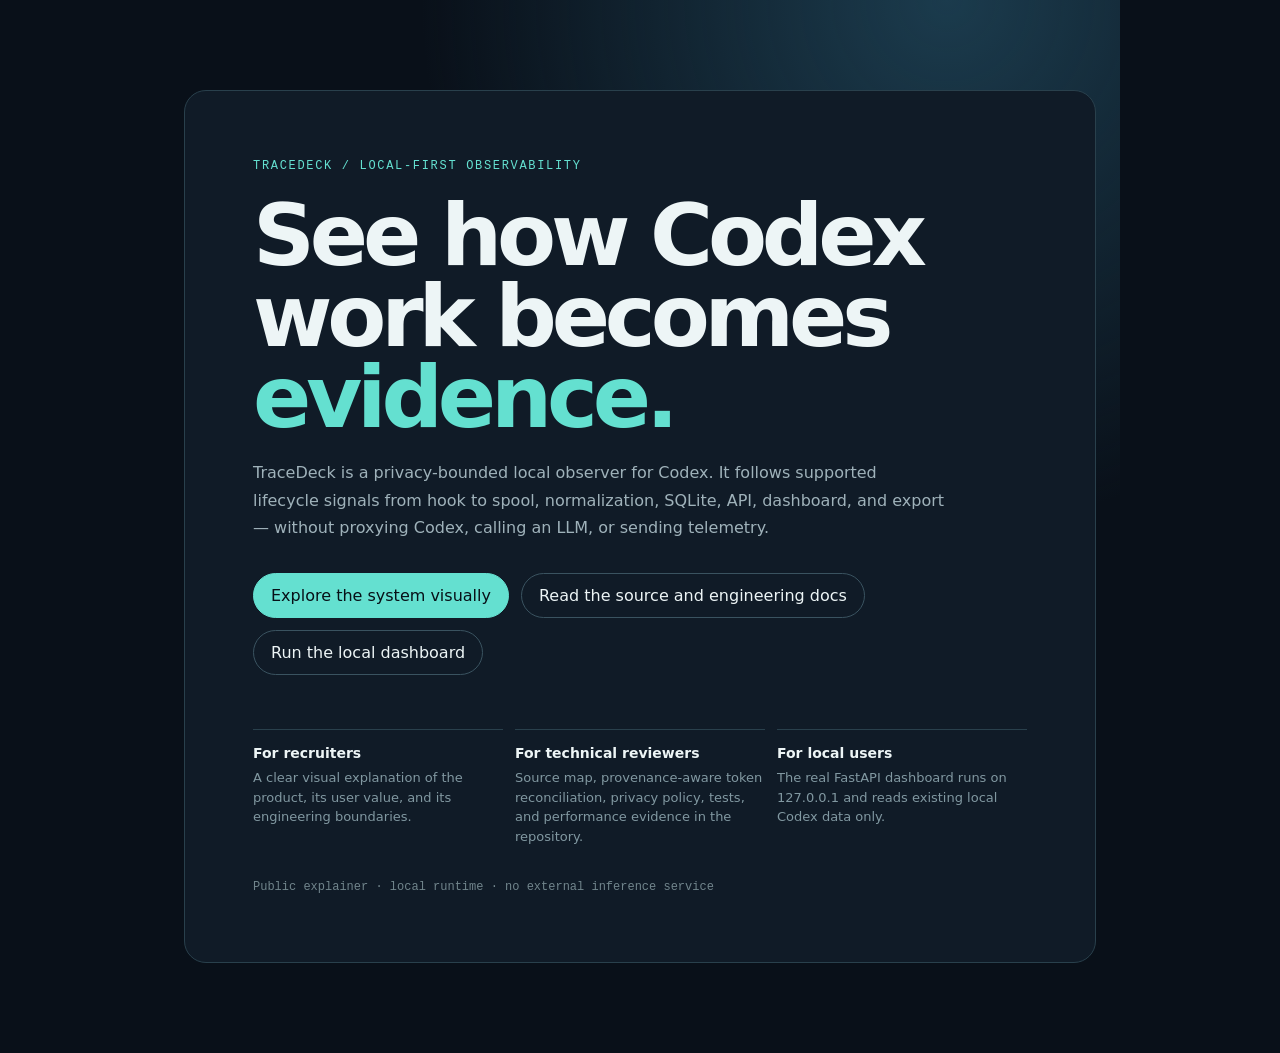
<file: index.html>
<!doctype html>
<html lang="en">
<head>
  <meta charset="utf-8">
  <meta name="viewport" content="width=device-width, initial-scale=1">
  <meta name="description" content="TraceDeck is a local-first observability system for Codex. Explore the architecture, privacy boundaries, and local runtime.">
  <title>TraceDeck — Local-first Codex observability</title>
  <style>
    :root{color-scheme:dark;font-family:system-ui,-apple-system,"Segoe UI",sans-serif;background:#091019;color:#edf5f6}*{box-sizing:border-box}body{max-width:960px;margin:0 auto;padding:10vh 24px;background:radial-gradient(circle at 82% 0,#1b3b4d,transparent 40%),#091019}main{border:1px solid #29404c;border-radius:22px;padding:clamp(28px,6vw,68px);background:#101b27}p{color:#9fb2ba;line-height:1.7;max-width:68ch}.eyebrow{font:12px ui-monospace,SFMono-Regular,Consolas,monospace;letter-spacing:.14em;color:#64e0d0}h1{font-size:clamp(42px,8vw,86px);line-height:.94;letter-spacing:-.06em;max-width:760px;margin:22px 0}.accent{color:#64e0d0}.actions{display:flex;flex-wrap:wrap;gap:12px;margin-top:32px}a{display:inline-block;border:1px solid #3a5360;border-radius:999px;padding:12px 17px;text-decoration:none;color:#edf5f6}a.primary{background:#64e0d0;border-color:#64e0d0;color:#071017}.grid{display:grid;grid-template-columns:repeat(3,1fr);gap:12px;margin-top:54px}.card{border-top:1px solid #29404c;padding-top:15px}.card b{display:block;font-size:14px}.card span{display:block;color:#8198a1;font-size:13px;line-height:1.5;margin-top:7px}small{display:block;color:#71858c;margin-top:34px;font:12px ui-monospace,SFMono-Regular,Consolas,monospace}@media(max-width:680px){.grid{grid-template-columns:1fr}body{padding:5vh 14px}main{padding:30px 22px}}
  </style>
</head>
<body><main>
  <div class="eyebrow">TRACEDECK / LOCAL-FIRST OBSERVABILITY</div>
  <h1>See how Codex work becomes <span class="accent">evidence.</span></h1>
  <p>TraceDeck is a privacy-bounded local observer for Codex. It follows supported lifecycle signals from hook to spool, normalization, SQLite, API, dashboard, and export — without proxying Codex, calling an LLM, or sending telemetry.</p>
  <div class="actions"><a class="primary" href="tracedeck_interactive_explainer.html">Explore the system visually</a><a href="https://github.com/swrtan/TraceDeck">Read the source and engineering docs</a><a href="https://github.com/swrtan/TraceDeck#run">Run the local dashboard</a></div>
  <div class="grid"><div class="card"><b>For recruiters</b><span>A clear visual explanation of the product, its user value, and its engineering boundaries.</span></div><div class="card"><b>For technical reviewers</b><span>Source map, provenance-aware token reconciliation, privacy policy, tests, and performance evidence in the repository.</span></div><div class="card"><b>For local users</b><span>The real FastAPI dashboard runs on 127.0.0.1 and reads existing local Codex data only.</span></div></div>
  <small>Public explainer · local runtime · no external inference service</small>
</main></body>
</html>
</file>
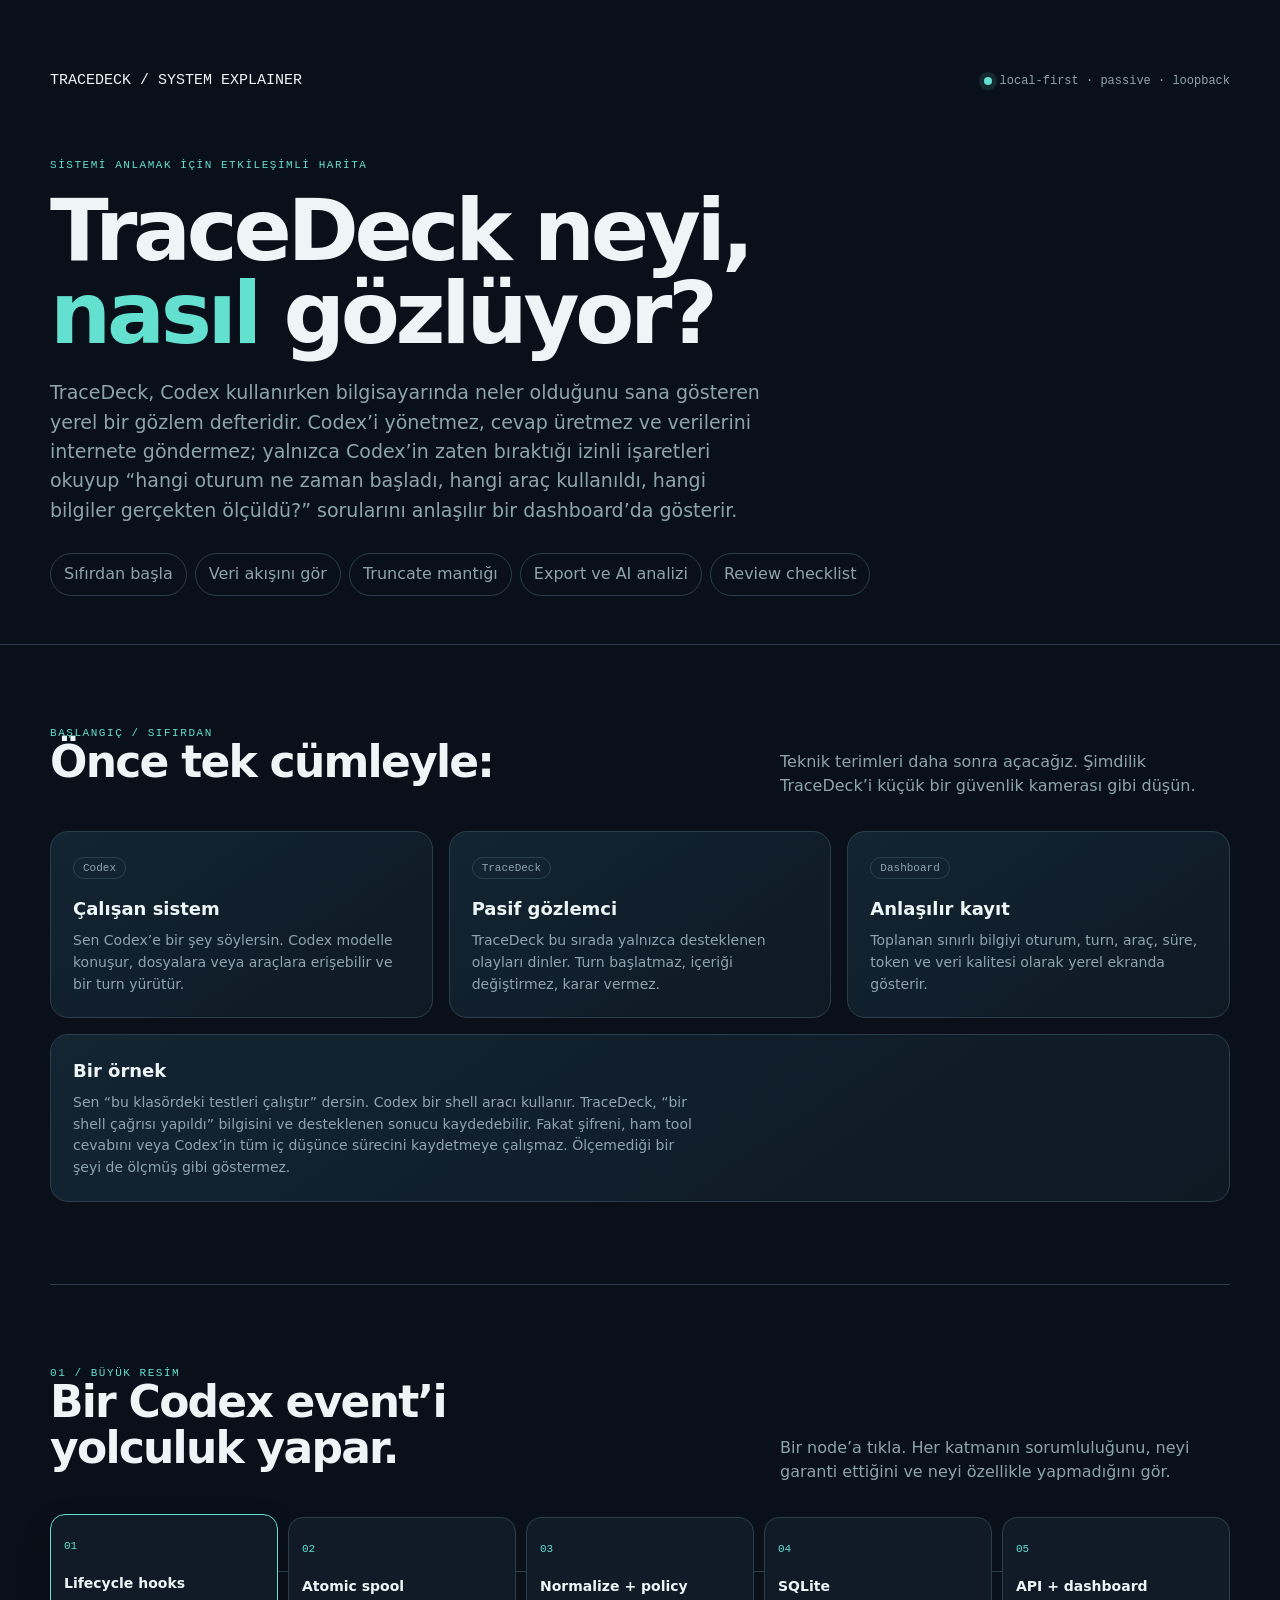
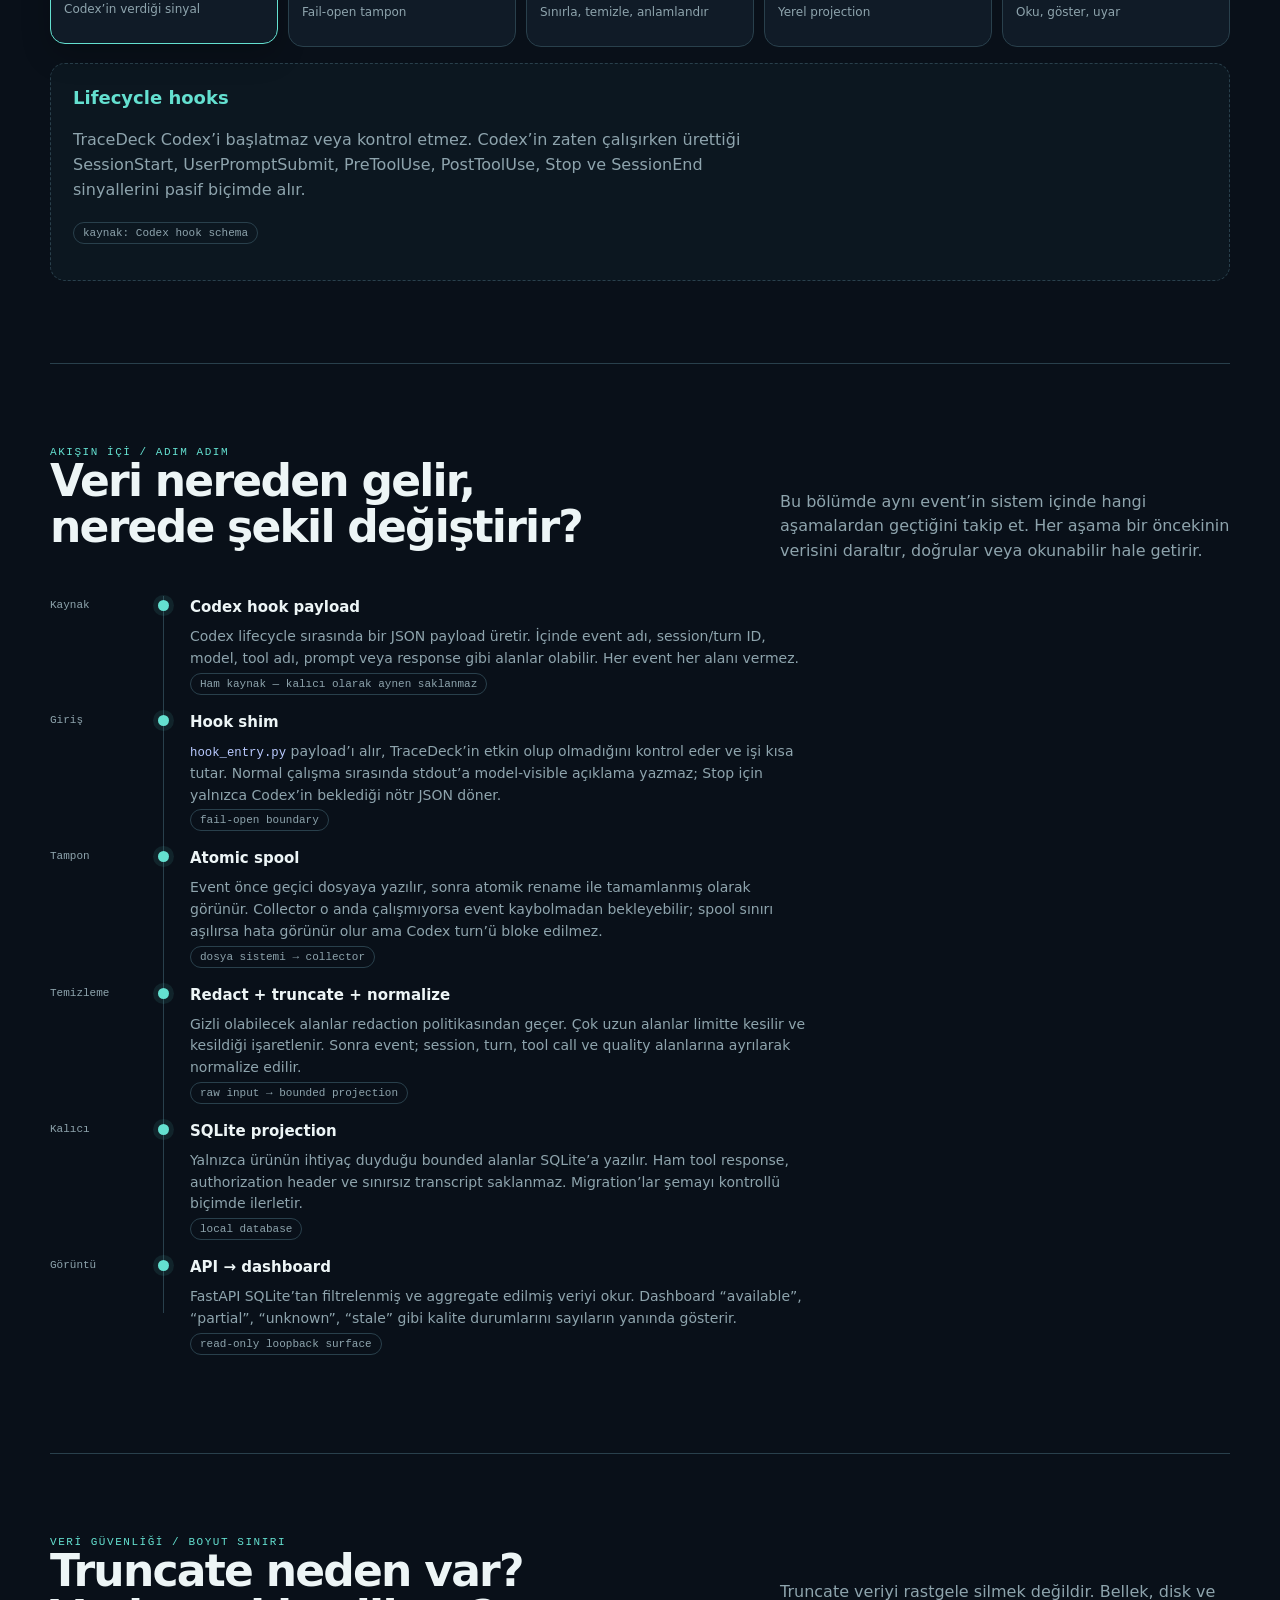
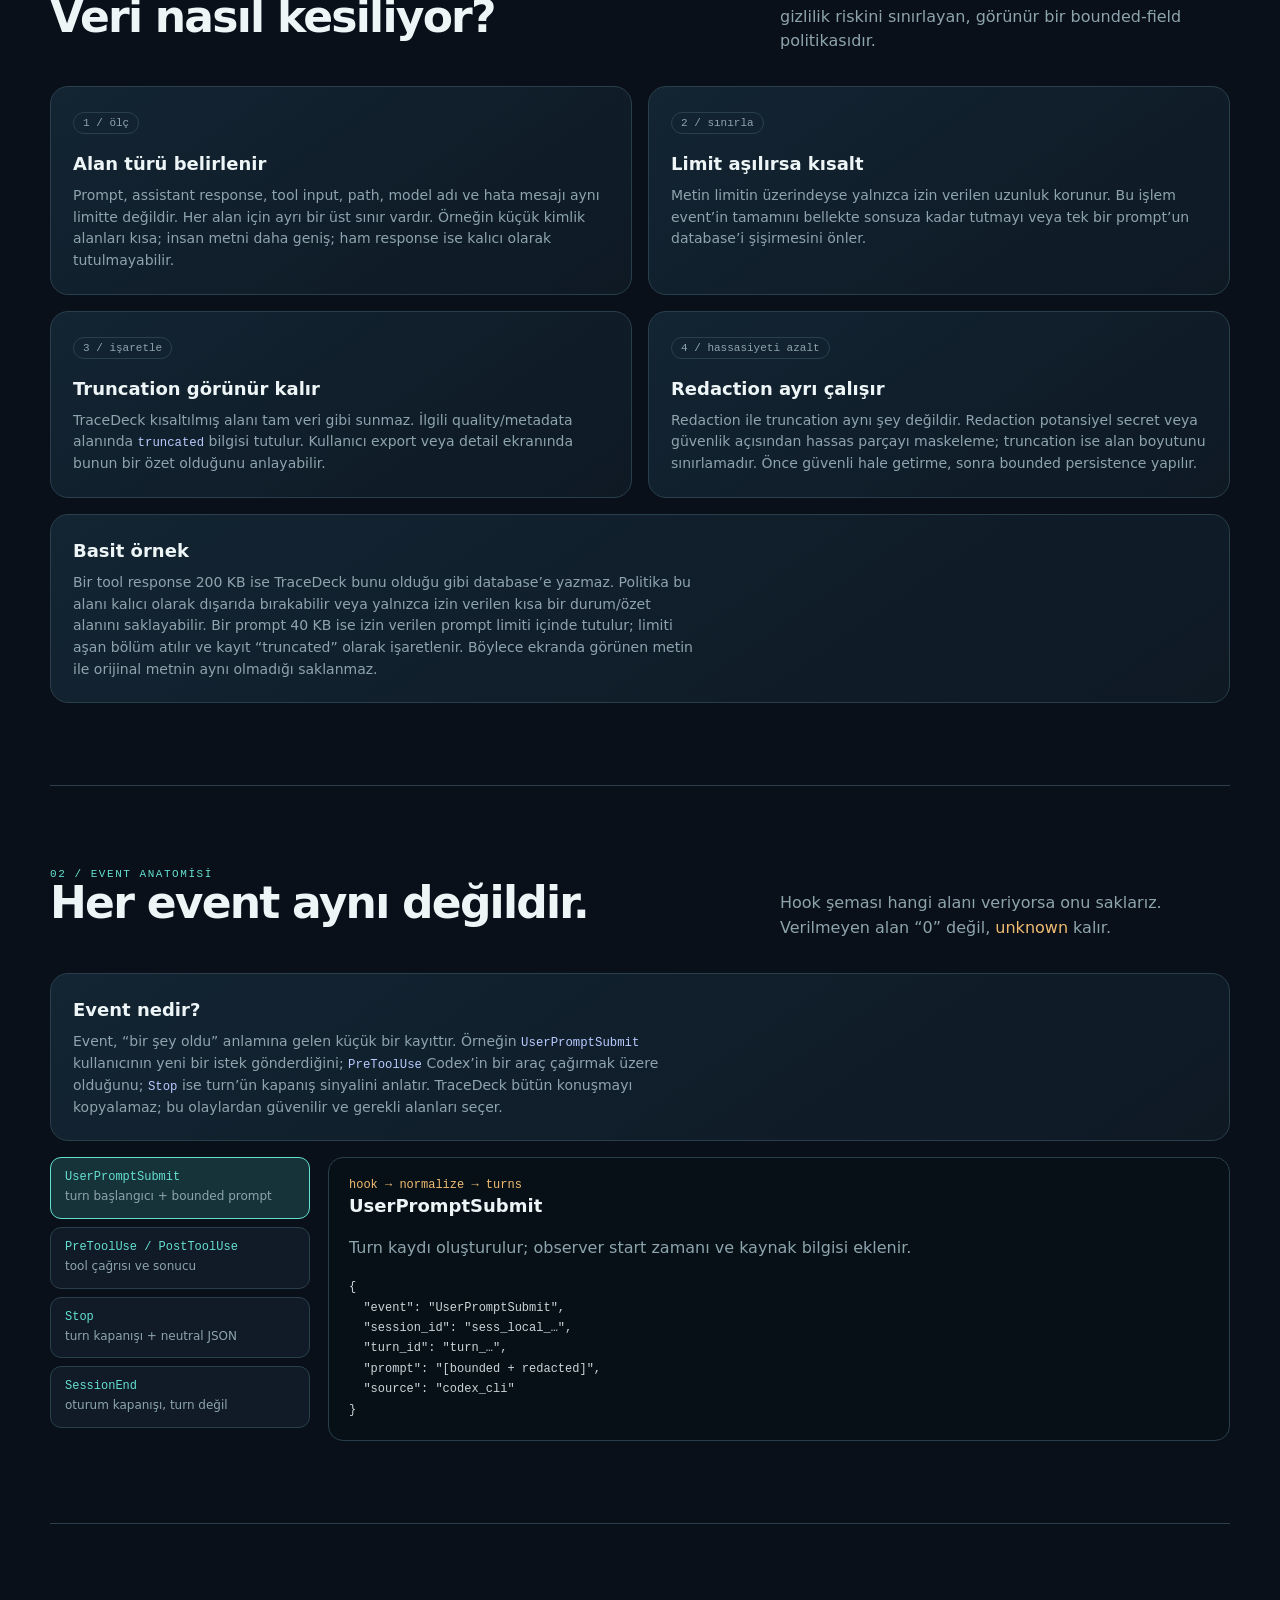
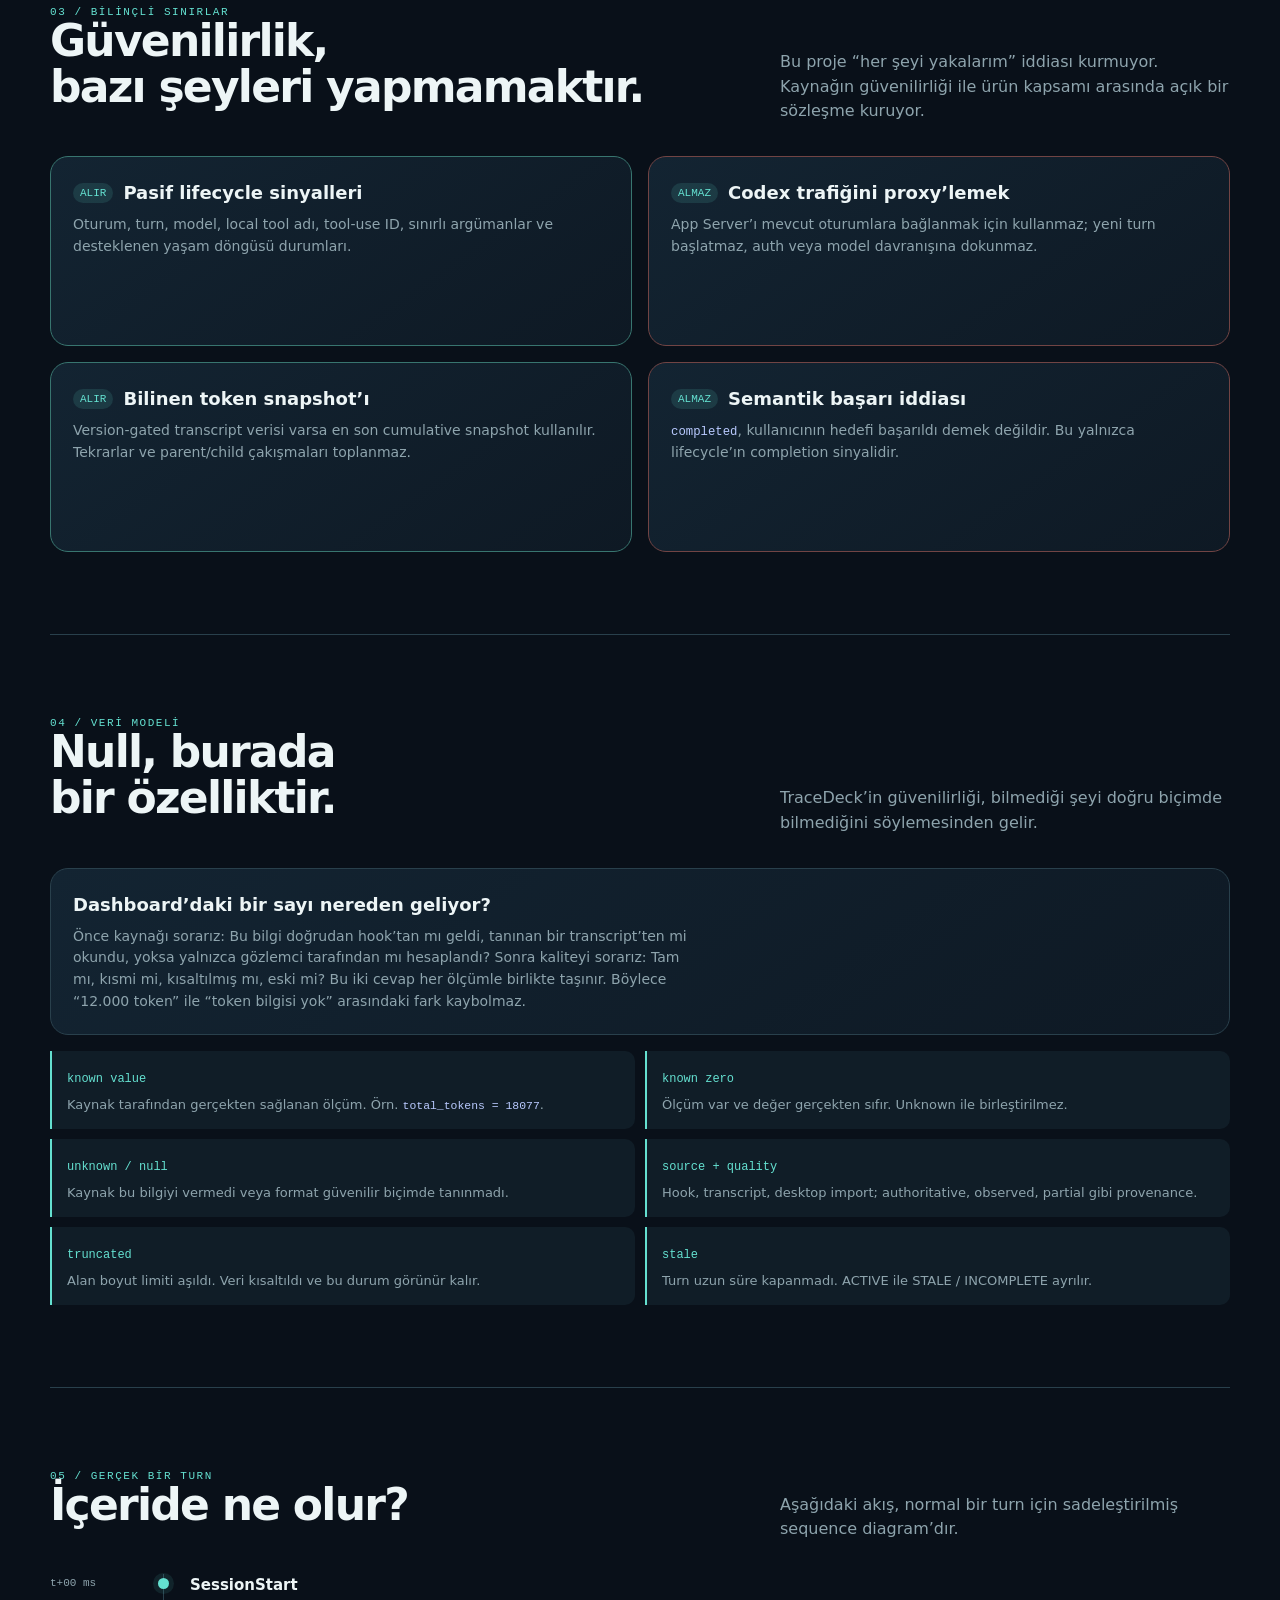
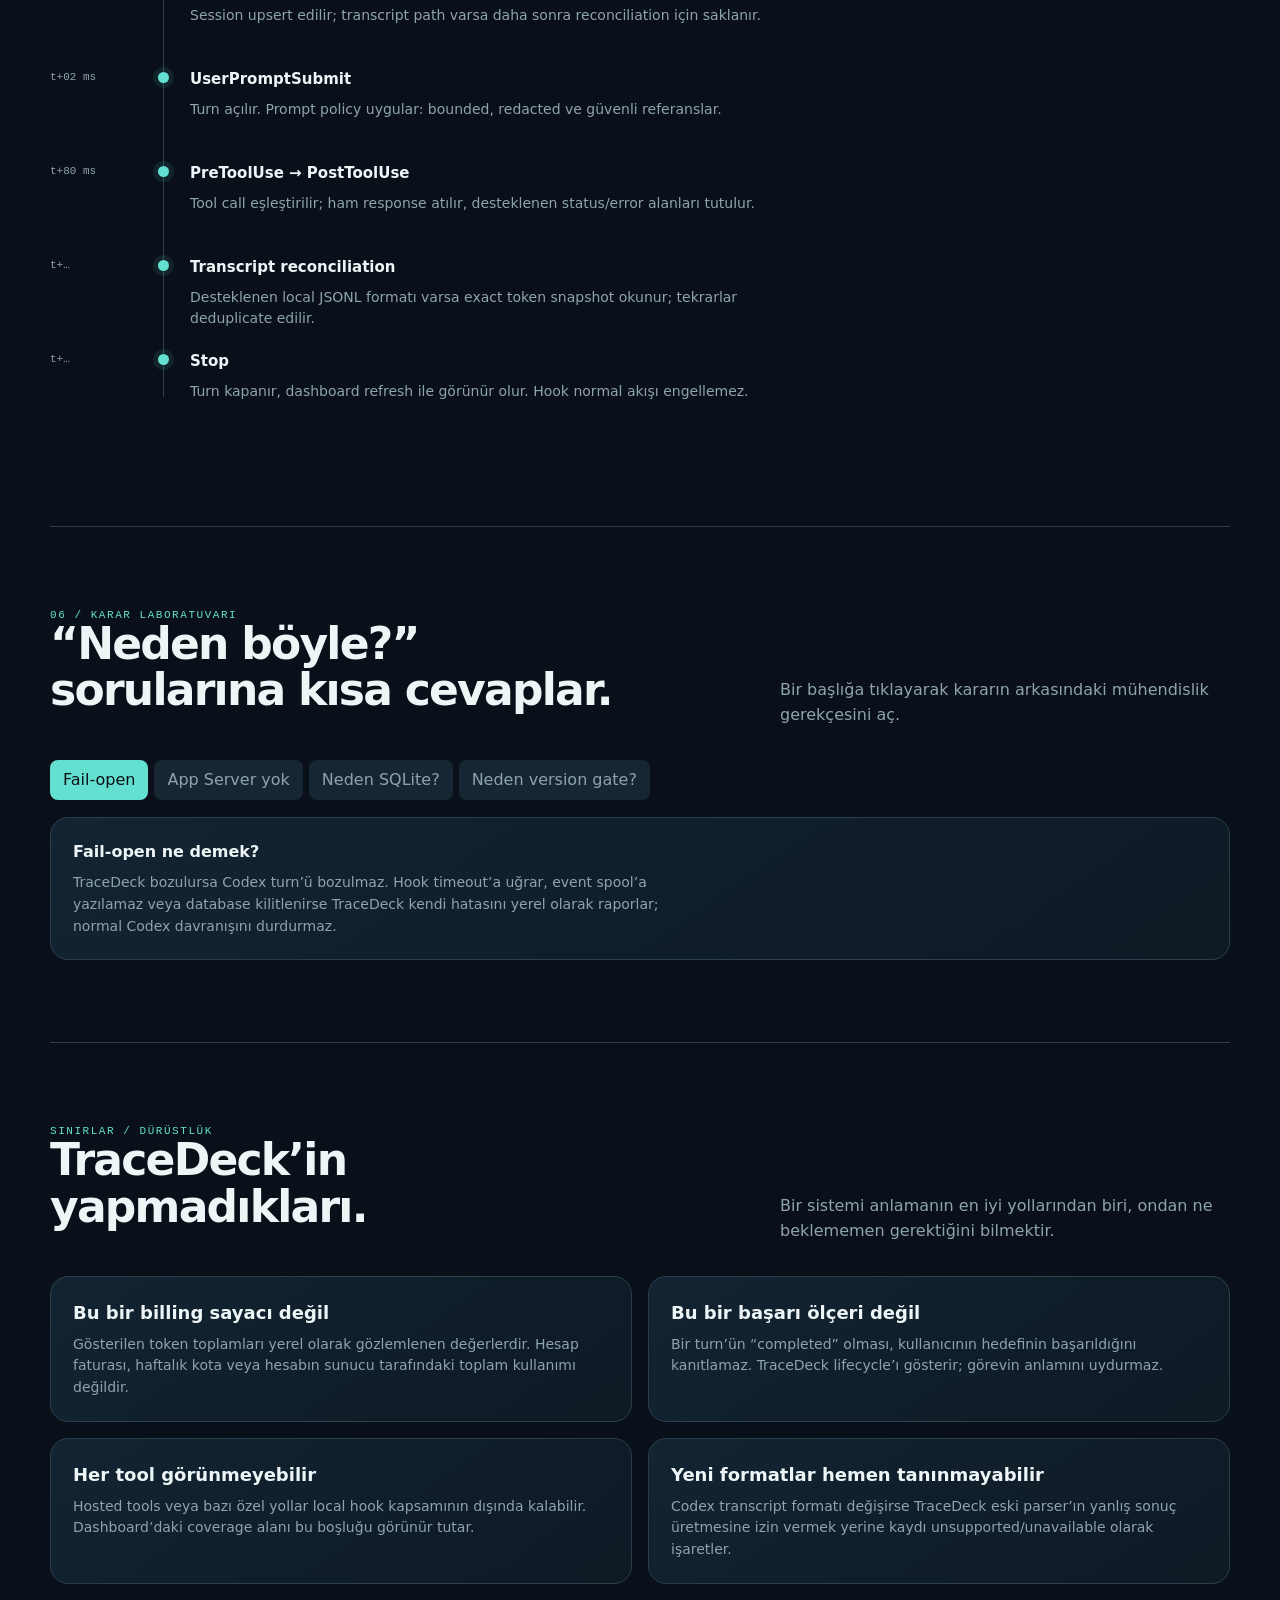
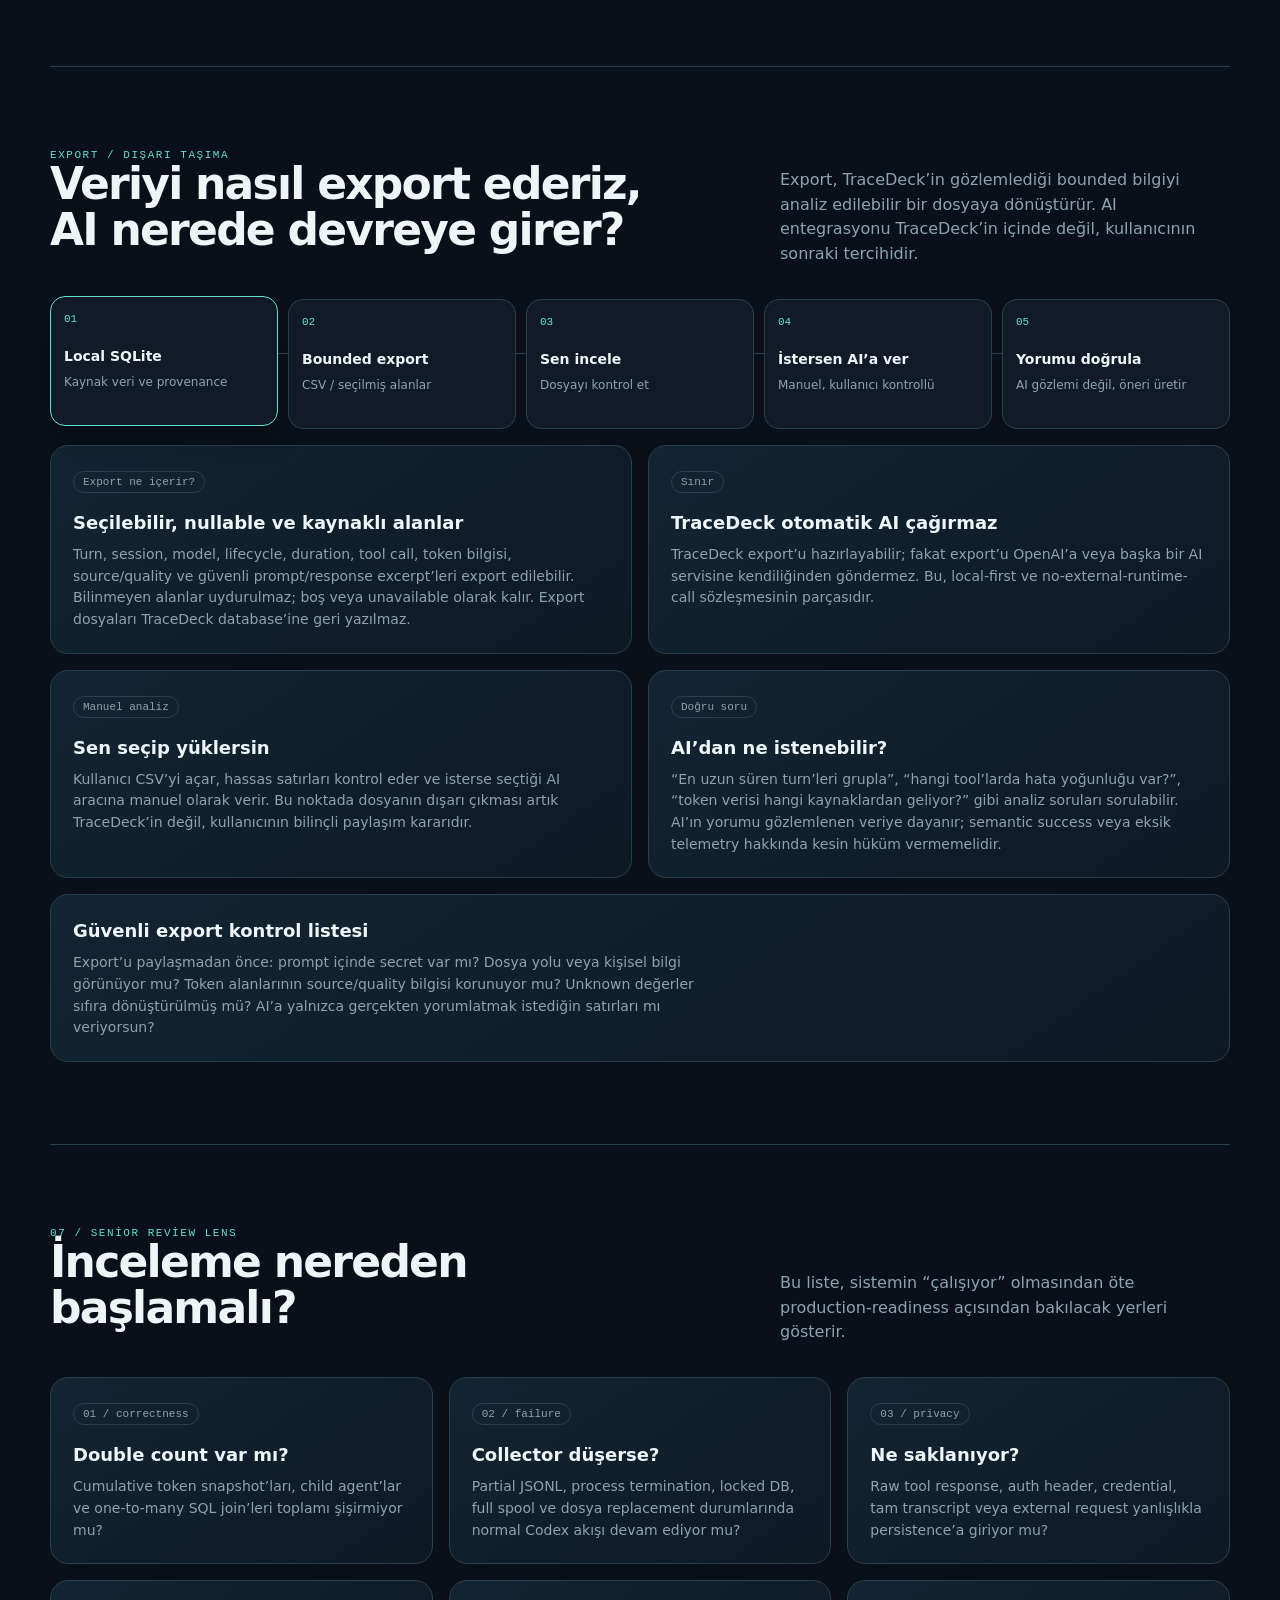
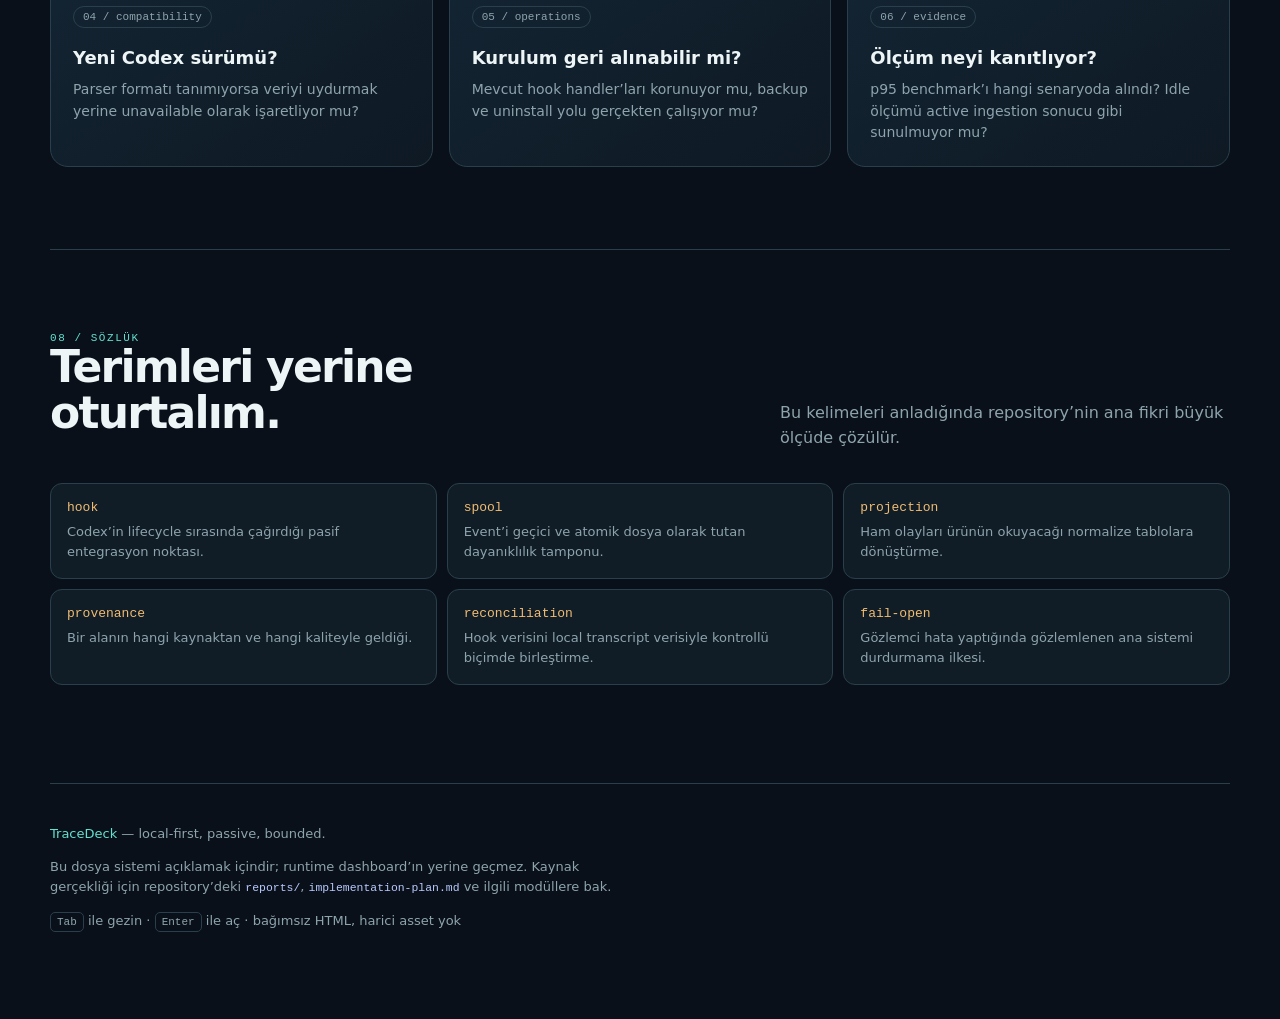
<file: tracedeck_interactive_explainer.html>
<!doctype html>
<html lang="tr">
<head>
  <meta charset="utf-8">
  <meta name="viewport" content="width=device-width, initial-scale=1">
  <title>TraceDeck — Sistem Açıklayıcısı</title>
  <style>
    :root{--bg:#091019;--panel:#101b27;--panel2:#142332;--ink:#edf5f6;--muted:#8ea4ad;--line:#29404c;--cyan:#64e0d0;--amber:#f1bc72;--red:#f27c79;--blue:#86a9ff;--radius:18px;--mono:"Cascadia Code","SFMono-Regular",Consolas,monospace;--sans:"Aptos",ui-sans-serif,system-ui,-apple-system,"Segoe UI",sans-serif}
    *{box-sizing:border-box}html{scroll-behavior:smooth}body{margin:0;background:var(--bg);color:var(--ink);font-family:var(--sans);line-height:1.55}button{font:inherit;color:inherit}a{color:var(--cyan)}
    .shell{width:min(1180px,calc(100% - 40px));margin:auto}.top{padding:72px 0 48px;border-bottom:1px solid var(--line)}.eyebrow{font:11px var(--mono);letter-spacing:.14em;text-transform:uppercase;color:var(--cyan)}h1{font-size:clamp(42px,7vw,86px);line-height:.96;letter-spacing:-.05em;max-width:840px;margin:18px 0 24px}h2{font-size:clamp(27px,4vw,44px);line-height:1.05;letter-spacing:-.04em;margin:0 0 14px}h3{font-size:18px;margin:0 0 7px}p{max-width:70ch;color:var(--muted)}.lead{font-size:19px;max-width:720px}.topbar{display:flex;justify-content:space-between;gap:18px;align-items:center;margin-bottom:70px}.brand{font:15px var(--mono);color:var(--ink)}.status{display:flex;gap:8px;align-items:center;font:12px var(--mono);color:var(--muted)}.dot{width:8px;height:8px;border-radius:50%;background:var(--cyan);box-shadow:0 0 0 5px #64e0d020}.jump{display:flex;gap:8px;flex-wrap:wrap;margin-top:28px}.jump button,.tabbar button{background:transparent;border:1px solid var(--line);border-radius:999px;padding:8px 13px;color:var(--muted);cursor:pointer}.jump button:hover,.tabbar button:hover,.jump button:focus-visible,.tabbar button:focus-visible{border-color:var(--cyan);color:var(--ink)}
    section{padding:82px 0;border-bottom:1px solid var(--line)}.section-head{display:flex;justify-content:space-between;gap:30px;align-items:end;margin-bottom:32px}.section-head p{margin:0;max-width:450px}.grid{display:grid;gap:16px}.grid-3{grid-template-columns:repeat(3,1fr)}.grid-2{grid-template-columns:repeat(2,1fr)}.panel{background:linear-gradient(145deg,#132432,#0e1924);border:1px solid var(--line);border-radius:var(--radius);padding:22px}.panel p{font-size:14px;margin:7px 0 0}.tag{display:inline-block;border:1px solid var(--line);color:var(--muted);border-radius:999px;padding:4px 9px;font:11px var(--mono);margin-bottom:16px}.accent{color:var(--cyan)}.warning{color:var(--amber)}.danger{color:var(--red)}code,.code{font-family:var(--mono);font-size:.88em;color:#b9caff}.rule{height:1px;background:var(--line);margin:20px 0}
    .flow{position:relative;display:grid;grid-template-columns:repeat(5,1fr);gap:10px;align-items:stretch}.flow:before{content:"";position:absolute;left:8%;right:8%;top:54px;height:1px;background:var(--line);z-index:0}.node{position:relative;z-index:1;background:var(--panel);border:1px solid var(--line);border-radius:15px;padding:16px 13px;cursor:pointer;text-align:left;min-height:130px;transition:.2s}.node:hover,.node.active{border-color:var(--cyan);transform:translateY(-3px);box-shadow:0 12px 30px #0003}.node-num{font:11px var(--mono);color:var(--cyan);display:block;margin-bottom:23px}.node strong{display:block;font-size:14px;line-height:1.2}.node small{display:block;color:var(--muted);font-size:12px;margin-top:8px}.flow-detail{margin-top:16px;min-height:128px;border:1px dashed var(--line);border-radius:15px;padding:20px 22px;background:#0c1720}.flow-detail h3{color:var(--cyan)}
    .event-demo{display:grid;grid-template-columns:260px 1fr;gap:18px}.event-list{display:flex;flex-direction:column;gap:8px}.event-list button{border:1px solid var(--line);background:var(--panel);padding:12px 14px;border-radius:11px;text-align:left;cursor:pointer}.event-list button.active{border-color:var(--cyan);background:#17333a}.event-list b{display:block;font:12px var(--mono);color:var(--cyan)}.event-list span{display:block;color:var(--muted);font-size:12px;margin-top:3px}.event-view{background:#071017;border:1px solid var(--line);border-radius:15px;padding:20px;min-height:260px}.event-view pre{white-space:pre-wrap;overflow:auto;color:#c9d6d8;font:12px/1.7 var(--mono);margin:15px 0 0}.event-view .route{color:var(--amber);font:12px var(--mono)}
    .switcher{display:flex;gap:6px;margin-bottom:17px}.switcher button{border:0;background:#172633;padding:8px 13px;border-radius:8px;cursor:pointer;color:var(--muted)}.switcher button.active{background:var(--cyan);color:#071017}.copy{min-height:105px}.copy strong{color:var(--ink)}
    .decision{display:grid;grid-template-columns:1fr 1fr;gap:16px}.decision .panel{min-height:190px}.decision .no{border-color:#714444}.decision .yes{border-color:#38756f}.decision h3{display:flex;gap:10px;align-items:center}.decision h3 span{font:11px var(--mono);padding:4px 7px;border-radius:999px;background:#64e0d020;color:var(--cyan)}
    .schema{display:grid;grid-template-columns:1fr 1fr;gap:10px}.schema-item{padding:14px 15px;border-left:2px solid var(--cyan);background:#101d27;border-radius:0 10px 10px 0}.schema-item b{font:12px var(--mono);color:var(--cyan)}.schema-item span{display:block;color:var(--muted);font-size:13px;margin-top:5px}
    .timeline{display:grid;gap:0}.step{display:grid;grid-template-columns:90px 22px 1fr;gap:14px;min-height:94px}.time{font:11px var(--mono);color:var(--muted);padding-top:3px}.rail{position:relative}.rail:before{content:"";position:absolute;left:9px;top:0;bottom:0;width:1px;background:var(--line)}.rail:after{content:"";position:absolute;left:4px;top:4px;width:11px;height:11px;border-radius:50%;background:var(--cyan);box-shadow:0 0 0 5px #64e0d018}.step:last-child .rail:before{bottom:50%}.step p{margin:0;font-size:14px}.step h3{font-size:15px}
    .glossary{display:grid;grid-template-columns:repeat(3,1fr);gap:10px}.term{background:#101d27;border:1px solid var(--line);border-radius:12px;padding:16px}.term dt{font:13px var(--mono);color:var(--amber)}.term dd{margin:7px 0 0;color:var(--muted);font-size:13px}.footer{padding:40px 0 75px;color:var(--muted);font-size:13px}.kbd{font:11px var(--mono);border:1px solid var(--line);padding:3px 6px;border-radius:5px;color:var(--muted)}
    @media(max-width:850px){.grid-3,.grid-2,.decision,.event-demo{grid-template-columns:1fr}.flow{grid-template-columns:1fr;gap:8px}.flow:before{left:21px;right:auto;top:25px;bottom:25px;width:1px;height:auto}.node{min-height:0;padding:13px 14px 13px 45px}.node-num{position:absolute;left:14px;top:14px;margin:0}.node small{margin-top:4px}.section-head{display:block}.section-head p{margin-top:12px}.schema,.glossary{grid-template-columns:1fr 1fr}}
    @media(max-width:520px){.shell{width:min(100% - 28px,1180px)}.top{padding-top:36px}.topbar{margin-bottom:45px}.topbar .status{font-size:10px}.jump button{font-size:12px}.schema,.glossary{grid-template-columns:1fr}.step{grid-template-columns:65px 22px 1fr}.event-view{padding:15px}section{padding:57px 0}}
  </style>
</head>
<body>
  <header class="top"><div class="shell">
    <div class="topbar"><div class="brand">TRACEDECK / SYSTEM EXPLAINER</div><div class="status"><i class="dot"></i> local-first · passive · loopback</div></div>
    <div class="eyebrow">Sistemi anlamak için etkileşimli harita</div>
    <h1>TraceDeck neyi,<br><span class="accent">nasıl</span> gözlüyor?</h1>
    <p class="lead">TraceDeck, Codex kullanırken bilgisayarında neler olduğunu sana gösteren yerel bir gözlem defteridir. Codex’i yönetmez, cevap üretmez ve verilerini internete göndermez; yalnızca Codex’in zaten bıraktığı izinli işaretleri okuyup “hangi oturum ne zaman başladı, hangi araç kullanıldı, hangi bilgiler gerçekten ölçüldü?” sorularını anlaşılır bir dashboard’da gösterir.</p>
    <div class="jump"><button data-scroll="start">Sıfırdan başla</button><button data-scroll="flow">Veri akışını gör</button><button data-scroll="truncate">Truncate mantığı</button><button data-scroll="export">Export ve AI analizi</button><button data-scroll="review">Review checklist</button></div>
  </div></header>

  <main class="shell">
    <section id="start"><div class="section-head"><div><div class="eyebrow">Başlangıç / Sıfırdan</div><h2>Önce tek cümleyle:</h2></div><p>Teknik terimleri daha sonra açacağız. Şimdilik TraceDeck’i küçük bir güvenlik kamerası gibi düşün.</p></div>
      <div class="grid grid-3"><div class="panel"><span class="tag">Codex</span><h3>Çalışan sistem</h3><p>Sen Codex’e bir şey söylersin. Codex modelle konuşur, dosyalara veya araçlara erişebilir ve bir turn yürütür.</p></div><div class="panel"><span class="tag">TraceDeck</span><h3>Pasif gözlemci</h3><p>TraceDeck bu sırada yalnızca desteklenen olayları dinler. Turn başlatmaz, içeriği değiştirmez, karar vermez.</p></div><div class="panel"><span class="tag">Dashboard</span><h3>Anlaşılır kayıt</h3><p>Toplanan sınırlı bilgiyi oturum, turn, araç, süre, token ve veri kalitesi olarak yerel ekranda gösterir.</p></div></div>
      <div class="panel" style="margin-top:16px"><h3>Bir örnek</h3><p>Sen “bu klasördeki testleri çalıştır” dersin. Codex bir shell aracı kullanır. TraceDeck, “bir shell çağrısı yapıldı” bilgisini ve desteklenen sonucu kaydedebilir. Fakat şifreni, ham tool cevabını veya Codex’in tüm iç düşünce sürecini kaydetmeye çalışmaz. Ölçemediği bir şeyi de ölçmüş gibi göstermez.</p></div>
    </section>

    <section id="flow"><div class="section-head"><div><div class="eyebrow">01 / Büyük resim</div><h2>Bir Codex event’i<br>yolculuk yapar.</h2></div><p>Bir node’a tıkla. Her katmanın sorumluluğunu, neyi garanti ettiğini ve neyi özellikle yapmadığını gör.</p></div>
      <div class="flow" role="tablist" aria-label="TraceDeck veri akışı">
        <button class="node active" data-node="hooks"><span class="node-num">01</span><strong>Lifecycle hooks</strong><small>Codex’in verdiği sinyal</small></button>
        <button class="node" data-node="spool"><span class="node-num">02</span><strong>Atomic spool</strong><small>Fail-open tampon</small></button>
        <button class="node" data-node="pipeline"><span class="node-num">03</span><strong>Normalize + policy</strong><small>Sınırla, temizle, anlamlandır</small></button>
        <button class="node" data-node="sqlite"><span class="node-num">04</span><strong>SQLite</strong><small>Yerel projection</small></button>
        <button class="node" data-node="api"><span class="node-num">05</span><strong>API + dashboard</strong><small>Oku, göster, uyar</small></button>
      </div>
      <div class="flow-detail" id="flow-detail"><h3>Lifecycle hooks</h3><p>TraceDeck Codex’i başlatmaz veya kontrol etmez. Codex’in zaten çalışırken ürettiği SessionStart, UserPromptSubmit, PreToolUse, PostToolUse, Stop ve SessionEnd sinyallerini pasif biçimde alır.</p><span class="tag">kaynak: Codex hook schema</span></div>
    </section>

    <section id="data-path"><div class="section-head"><div><div class="eyebrow">Akışın içi / Adım adım</div><h2>Veri nereden gelir,<br>nerede şekil değiştirir?</h2></div><p>Bu bölümde aynı event’in sistem içinde hangi aşamalardan geçtiğini takip et. Her aşama bir öncekinin verisini daraltır, doğrular veya okunabilir hale getirir.</p></div>
      <div class="timeline"><div class="step"><div class="time">Kaynak</div><div class="rail"></div><div><h3>Codex hook payload</h3><p>Codex lifecycle sırasında bir JSON payload üretir. İçinde event adı, session/turn ID, model, tool adı, prompt veya response gibi alanlar olabilir. Her event her alanı vermez.</p><span class="tag">Ham kaynak — kalıcı olarak aynen saklanmaz</span></div></div><div class="step"><div class="time">Giriş</div><div class="rail"></div><div><h3>Hook shim</h3><p><code>hook_entry.py</code> payload’ı alır, TraceDeck’in etkin olup olmadığını kontrol eder ve işi kısa tutar. Normal çalışma sırasında stdout’a model-visible açıklama yazmaz; Stop için yalnızca Codex’in beklediği nötr JSON döner.</p><span class="tag">fail-open boundary</span></div></div><div class="step"><div class="time">Tampon</div><div class="rail"></div><div><h3>Atomic spool</h3><p>Event önce geçici dosyaya yazılır, sonra atomik rename ile tamamlanmış olarak görünür. Collector o anda çalışmıyorsa event kaybolmadan bekleyebilir; spool sınırı aşılırsa hata görünür olur ama Codex turn’ü bloke edilmez.</p><span class="tag">dosya sistemi → collector</span></div></div><div class="step"><div class="time">Temizleme</div><div class="rail"></div><div><h3>Redact + truncate + normalize</h3><p>Gizli olabilecek alanlar redaction politikasından geçer. Çok uzun alanlar limitte kesilir ve kesildiği işaretlenir. Sonra event; session, turn, tool call ve quality alanlarına ayrılarak normalize edilir.</p><span class="tag">raw input → bounded projection</span></div></div><div class="step"><div class="time">Kalıcı</div><div class="rail"></div><div><h3>SQLite projection</h3><p>Yalnızca ürünün ihtiyaç duyduğu bounded alanlar SQLite’a yazılır. Ham tool response, authorization header ve sınırsız transcript saklanmaz. Migration’lar şemayı kontrollü biçimde ilerletir.</p><span class="tag">local database</span></div></div><div class="step"><div class="time">Görüntü</div><div class="rail"></div><div><h3>API → dashboard</h3><p>FastAPI SQLite’tan filtrelenmiş ve aggregate edilmiş veriyi okur. Dashboard “available”, “partial”, “unknown”, “stale” gibi kalite durumlarını sayıların yanında gösterir.</p><span class="tag">read-only loopback surface</span></div></div></div>
    </section>

    <section id="truncate"><div class="section-head"><div><div class="eyebrow">Veri güvenliği / Boyut sınırı</div><h2>Truncate neden var?<br>Veri nasıl kesiliyor?</h2></div><p>Truncate veriyi rastgele silmek değildir. Bellek, disk ve gizlilik riskini sınırlayan, görünür bir bounded-field politikasıdır.</p></div>
      <div class="grid grid-2"><div class="panel"><span class="tag">1 / ölç</span><h3>Alan türü belirlenir</h3><p>Prompt, assistant response, tool input, path, model adı ve hata mesajı aynı limitte değildir. Her alan için ayrı bir üst sınır vardır. Örneğin küçük kimlik alanları kısa; insan metni daha geniş; ham response ise kalıcı olarak tutulmayabilir.</p></div><div class="panel"><span class="tag">2 / sınırla</span><h3>Limit aşılırsa kısalt</h3><p>Metin limitin üzerindeyse yalnızca izin verilen uzunluk korunur. Bu işlem event’in tamamını bellekte sonsuza kadar tutmayı veya tek bir prompt’un database’i şişirmesini önler.</p></div><div class="panel"><span class="tag">3 / işaretle</span><h3>Truncation görünür kalır</h3><p>TraceDeck kısaltılmış alanı tam veri gibi sunmaz. İlgili quality/metadata alanında <code>truncated</code> bilgisi tutulur. Kullanıcı export veya detail ekranında bunun bir özet olduğunu anlayabilir.</p></div><div class="panel"><span class="tag">4 / hassasiyeti azalt</span><h3>Redaction ayrı çalışır</h3><p>Redaction ile truncation aynı şey değildir. Redaction potansiyel secret veya güvenlik açısından hassas parçayı maskeleme; truncation ise alan boyutunu sınırlamadır. Önce güvenli hale getirme, sonra bounded persistence yapılır.</p></div></div>
      <div class="panel" style="margin-top:16px"><h3>Basit örnek</h3><p>Bir tool response 200 KB ise TraceDeck bunu olduğu gibi database’e yazmaz. Politika bu alanı kalıcı olarak dışarıda bırakabilir veya yalnızca izin verilen kısa bir durum/özet alanını saklayabilir. Bir prompt 40 KB ise izin verilen prompt limiti içinde tutulur; limiti aşan bölüm atılır ve kayıt “truncated” olarak işaretlenir. Böylece ekranda görünen metin ile orijinal metnin aynı olmadığı saklanmaz.</p></div>
    </section>

    <section id="events"><div class="section-head"><div><div class="eyebrow">02 / Event anatomisi</div><h2>Her event aynı değildir.</h2></div><p>Hook şeması hangi alanı veriyorsa onu saklarız. Verilmeyen alan “0” değil, <span class="warning">unknown</span> kalır.</p></div>
      <div class="panel" style="margin-bottom:16px"><h3>Event nedir?</h3><p>Event, “bir şey oldu” anlamına gelen küçük bir kayıttır. Örneğin <code>UserPromptSubmit</code> kullanıcının yeni bir istek gönderdiğini; <code>PreToolUse</code> Codex’in bir araç çağırmak üzere olduğunu; <code>Stop</code> ise turn’ün kapanış sinyalini anlatır. TraceDeck bütün konuşmayı kopyalamaz; bu olaylardan güvenilir ve gerekli alanları seçer.</p></div>
      <div class="event-demo"><div class="event-list" role="tablist">
        <button class="active" data-event="prompt"><b>UserPromptSubmit</b><span>turn başlangıcı + bounded prompt</span></button>
        <button data-event="tool"><b>PreToolUse / PostToolUse</b><span>tool çağrısı ve sonucu</span></button>
        <button data-event="stop"><b>Stop</b><span>turn kapanışı + neutral JSON</span></button>
        <button data-event="session"><b>SessionEnd</b><span>oturum kapanışı, turn değil</span></button>
      </div><div class="event-view" id="event-view"><div class="route">hook → normalize → turns</div><h3>UserPromptSubmit</h3><p>Turn kaydı oluşturulur; observer start zamanı ve kaynak bilgisi eklenir.</p><pre>{
  "event": "UserPromptSubmit",
  "session_id": "sess_local_…",
  "turn_id": "turn_…",
  "prompt": "[bounded + redacted]",
  "source": "codex_cli"
}</pre></div></div>
    </section>

    <section id="decisions"><div class="section-head"><div><div class="eyebrow">03 / Bilinçli sınırlar</div><h2>Güvenilirlik,<br>bazı şeyleri yapmamaktır.</h2></div><p>Bu proje “her şeyi yakalarım” iddiası kurmuyor. Kaynağın güvenilirliği ile ürün kapsamı arasında açık bir sözleşme kuruyor.</p></div>
      <div class="decision"><div class="panel yes"><h3><span>ALIR</span> Pasif lifecycle sinyalleri</h3><p>Oturum, turn, model, local tool adı, tool-use ID, sınırlı argümanlar ve desteklenen yaşam döngüsü durumları.</p></div><div class="panel no"><h3><span class="danger">ALMAZ</span> Codex trafiğini proxy’lemek</h3><p>App Server’ı mevcut oturumlara bağlanmak için kullanmaz; yeni turn başlatmaz, auth veya model davranışına dokunmaz.</p></div><div class="panel yes"><h3><span>ALIR</span> Bilinen token snapshot’ı</h3><p>Version-gated transcript verisi varsa en son cumulative snapshot kullanılır. Tekrarlar ve parent/child çakışmaları toplanmaz.</p></div><div class="panel no"><h3><span class="danger">ALMAZ</span> Semantik başarı iddiası</h3><p><code>completed</code>, kullanıcının hedefi başarıldı demek değildir. Bu yalnızca lifecycle’ın completion sinyalidir.</p></div></div>
    </section>

    <section id="pipeline"><div class="section-head"><div><div class="eyebrow">04 / Veri modeli</div><h2>Null, burada<br>bir özelliktir.</h2></div><p>TraceDeck’in güvenilirliği, bilmediği şeyi doğru biçimde bilmediğini söylemesinden gelir.</p></div>
      <div class="panel" style="margin-bottom:16px"><h3>Dashboard’daki bir sayı nereden geliyor?</h3><p>Önce kaynağı sorarız: Bu bilgi doğrudan hook’tan mı geldi, tanınan bir transcript’ten mi okundu, yoksa yalnızca gözlemci tarafından mı hesaplandı? Sonra kaliteyi sorarız: Tam mı, kısmi mi, kısaltılmış mı, eski mi? Bu iki cevap her ölçümle birlikte taşınır. Böylece “12.000 token” ile “token bilgisi yok” arasındaki fark kaybolmaz.</p></div>
      <div class="schema"><div class="schema-item"><b>known value</b><span>Kaynak tarafından gerçekten sağlanan ölçüm. Örn. <code>total_tokens = 18077</code>.</span></div><div class="schema-item"><b>known zero</b><span>Ölçüm var ve değer gerçekten sıfır. Unknown ile birleştirilmez.</span></div><div class="schema-item"><b>unknown / null</b><span>Kaynak bu bilgiyi vermedi veya format güvenilir biçimde tanınmadı.</span></div><div class="schema-item"><b>source + quality</b><span>Hook, transcript, desktop import; authoritative, observed, partial gibi provenance.</span></div><div class="schema-item"><b>truncated</b><span>Alan boyut limiti aşıldı. Veri kısaltıldı ve bu durum görünür kalır.</span></div><div class="schema-item"><b>stale</b><span>Turn uzun süre kapanmadı. ACTIVE ile STALE / INCOMPLETE ayrılır.</span></div></div>
    </section>

    <section id="timeline"><div class="section-head"><div><div class="eyebrow">05 / Gerçek bir turn</div><h2>İçeride ne olur?</h2></div><p>Aşağıdaki akış, normal bir turn için sadeleştirilmiş sequence diagram’dır.</p></div>
      <div class="timeline"><div class="step"><div class="time">t+00 ms</div><div class="rail"></div><div><h3>SessionStart</h3><p>Session upsert edilir; transcript path varsa daha sonra reconciliation için saklanır.</p></div></div><div class="step"><div class="time">t+02 ms</div><div class="rail"></div><div><h3>UserPromptSubmit</h3><p>Turn açılır. Prompt policy uygular: bounded, redacted ve güvenli referanslar.</p></div></div><div class="step"><div class="time">t+80 ms</div><div class="rail"></div><div><h3>PreToolUse → PostToolUse</h3><p>Tool call eşleştirilir; ham response atılır, desteklenen status/error alanları tutulur.</p></div></div><div class="step"><div class="time">t+…</div><div class="rail"></div><div><h3>Transcript reconciliation</h3><p>Desteklenen local JSONL formatı varsa exact token snapshot okunur; tekrarlar deduplicate edilir.</p></div></div><div class="step"><div class="time">t+…</div><div class="rail"></div><div><h3>Stop</h3><p>Turn kapanır, dashboard refresh ile görünür olur. Hook normal akışı engellemez.</p></div></div></div>
    </section>

    <section id="why"><div class="section-head"><div><div class="eyebrow">06 / Karar laboratuvarı</div><h2>“Neden böyle?”<br>sorularına kısa cevaplar.</h2></div><p>Bir başlığa tıklayarak kararın arkasındaki mühendislik gerekçesini aç.</p></div>
      <div class="switcher" role="tablist"><button class="active" data-answer="failopen">Fail-open</button><button data-answer="appserver">App Server yok</button><button data-answer="sqlite">Neden SQLite?</button><button data-answer="version">Neden version gate?</button></div><div class="panel copy" id="answer"><strong>Fail-open ne demek?</strong><p>TraceDeck bozulursa Codex turn’ü bozulmaz. Hook timeout’a uğrar, event spool’a yazılamaz veya database kilitlenirse TraceDeck kendi hatasını yerel olarak raporlar; normal Codex davranışını durdurmaz.</p></div>
    </section>

    <section id="limits"><div class="section-head"><div><div class="eyebrow">Sınırlar / Dürüstlük</div><h2>TraceDeck’in<br>yapmadıkları.</h2></div><p>Bir sistemi anlamanın en iyi yollarından biri, ondan ne beklememen gerektiğini bilmektir.</p></div>
      <div class="grid grid-2"><div class="panel"><h3>Bu bir billing sayacı değil</h3><p>Gösterilen token toplamları yerel olarak gözlemlenen değerlerdir. Hesap faturası, haftalık kota veya hesabın sunucu tarafındaki toplam kullanımı değildir.</p></div><div class="panel"><h3>Bu bir başarı ölçeri değil</h3><p>Bir turn’ün “completed” olması, kullanıcının hedefinin başarıldığını kanıtlamaz. TraceDeck lifecycle’ı gösterir; görevin anlamını uydurmaz.</p></div><div class="panel"><h3>Her tool görünmeyebilir</h3><p>Hosted tools veya bazı özel yollar local hook kapsamının dışında kalabilir. Dashboard’daki coverage alanı bu boşluğu görünür tutar.</p></div><div class="panel"><h3>Yeni formatlar hemen tanınmayabilir</h3><p>Codex transcript formatı değişirse TraceDeck eski parser’ın yanlış sonuç üretmesine izin vermek yerine kaydı unsupported/unavailable olarak işaretler.</p></div></div>
    </section>

    <section id="export"><div class="section-head"><div><div class="eyebrow">Export / Dışarı taşıma</div><h2>Veriyi nasıl export ederiz,<br>AI nerede devreye girer?</h2></div><p>Export, TraceDeck’in gözlemlediği bounded bilgiyi analiz edilebilir bir dosyaya dönüştürür. AI entegrasyonu TraceDeck’in içinde değil, kullanıcının sonraki tercihidir.</p></div>
      <div class="flow" role="list"><div class="node active"><span class="node-num">01</span><strong>Local SQLite</strong><small>Kaynak veri ve provenance</small></div><div class="node"><span class="node-num">02</span><strong>Bounded export</strong><small>CSV / seçilmiş alanlar</small></div><div class="node"><span class="node-num">03</span><strong>Sen incele</strong><small>Dosyayı kontrol et</small></div><div class="node"><span class="node-num">04</span><strong>İstersen AI’a ver</strong><small>Manuel, kullanıcı kontrollü</small></div><div class="node"><span class="node-num">05</span><strong>Yorumu doğrula</strong><small>AI gözlemi değil, öneri üretir</small></div></div>
      <div class="grid grid-2" style="margin-top:16px"><div class="panel"><span class="tag">Export ne içerir?</span><h3>Seçilebilir, nullable ve kaynaklı alanlar</h3><p>Turn, session, model, lifecycle, duration, tool call, token bilgisi, source/quality ve güvenli prompt/response excerpt’leri export edilebilir. Bilinmeyen alanlar uydurulmaz; boş veya unavailable olarak kalır. Export dosyaları TraceDeck database’ine geri yazılmaz.</p></div><div class="panel"><span class="tag">Sınır</span><h3>TraceDeck otomatik AI çağırmaz</h3><p>TraceDeck export’u hazırlayabilir; fakat export’u OpenAI’a veya başka bir AI servisine kendiliğinden göndermez. Bu, local-first ve no-external-runtime-call sözleşmesinin parçasıdır.</p></div><div class="panel"><span class="tag">Manuel analiz</span><h3>Sen seçip yüklersin</h3><p>Kullanıcı CSV’yi açar, hassas satırları kontrol eder ve isterse seçtiği AI aracına manuel olarak verir. Bu noktada dosyanın dışarı çıkması artık TraceDeck’in değil, kullanıcının bilinçli paylaşım kararıdır.</p></div><div class="panel"><span class="tag">Doğru soru</span><h3>AI’dan ne istenebilir?</h3><p>“En uzun süren turn’leri grupla”, “hangi tool’larda hata yoğunluğu var?”, “token verisi hangi kaynaklardan geliyor?” gibi analiz soruları sorulabilir. AI’ın yorumu gözlemlenen veriye dayanır; semantic success veya eksik telemetry hakkında kesin hüküm vermemelidir.</p></div></div>
      <div class="panel" style="margin-top:16px"><h3>Güvenli export kontrol listesi</h3><p>Export’u paylaşmadan önce: prompt içinde secret var mı? Dosya yolu veya kişisel bilgi görünüyor mu? Token alanlarının source/quality bilgisi korunuyor mu? Unknown değerler sıfıra dönüştürülmüş mü? AI’a yalnızca gerçekten yorumlatmak istediğin satırları mı veriyorsun?</p></div>
    </section>

    <section id="review"><div class="section-head"><div><div class="eyebrow">07 / Senior review lens</div><h2>İnceleme nereden<br>başlamalı?</h2></div><p>Bu liste, sistemin “çalışıyor” olmasından öte production-readiness açısından bakılacak yerleri gösterir.</p></div>
      <div class="grid grid-3"><div class="panel"><span class="tag">01 / correctness</span><h3>Double count var mı?</h3><p>Cumulative token snapshot’ları, child agent’lar ve one-to-many SQL join’leri toplamı şişirmiyor mu?</p></div><div class="panel"><span class="tag">02 / failure</span><h3>Collector düşerse?</h3><p>Partial JSONL, process termination, locked DB, full spool ve dosya replacement durumlarında normal Codex akışı devam ediyor mu?</p></div><div class="panel"><span class="tag">03 / privacy</span><h3>Ne saklanıyor?</h3><p>Raw tool response, auth header, credential, tam transcript veya external request yanlışlıkla persistence’a giriyor mu?</p></div><div class="panel"><span class="tag">04 / compatibility</span><h3>Yeni Codex sürümü?</h3><p>Parser formatı tanımıyorsa veriyi uydurmak yerine unavailable olarak işaretliyor mu?</p></div><div class="panel"><span class="tag">05 / operations</span><h3>Kurulum geri alınabilir mi?</h3><p>Mevcut hook handler’ları korunuyor mu, backup ve uninstall yolu gerçekten çalışıyor mu?</p></div><div class="panel"><span class="tag">06 / evidence</span><h3>Ölçüm neyi kanıtlıyor?</h3><p>p95 benchmark’ı hangi senaryoda alındı? Idle ölçümü active ingestion sonucu gibi sunulmuyor mu?</p></div></div>
    </section>

    <section id="glossary"><div class="section-head"><div><div class="eyebrow">08 / Sözlük</div><h2>Terimleri yerine<br>oturtalım.</h2></div><p>Bu kelimeleri anladığında repository’nin ana fikri büyük ölçüde çözülür.</p></div><dl class="glossary"><div class="term"><dt>hook</dt><dd>Codex’in lifecycle sırasında çağırdığı pasif entegrasyon noktası.</dd></div><div class="term"><dt>spool</dt><dd>Event’i geçici ve atomik dosya olarak tutan dayanıklılık tamponu.</dd></div><div class="term"><dt>projection</dt><dd>Ham olayları ürünün okuyacağı normalize tablolara dönüştürme.</dd></div><div class="term"><dt>provenance</dt><dd>Bir alanın hangi kaynaktan ve hangi kaliteyle geldiği.</dd></div><div class="term"><dt>reconciliation</dt><dd>Hook verisini local transcript verisiyle kontrollü biçimde birleştirme.</dd></div><div class="term"><dt>fail-open</dt><dd>Gözlemci hata yaptığında gözlemlenen ana sistemi durdurmama ilkesi.</dd></div></dl></section>
  </main>
  <footer class="footer shell"><div><span class="accent">TraceDeck</span> — local-first, passive, bounded.</div><p>Bu dosya sistemi açıklamak içindir; runtime dashboard’ın yerine geçmez. Kaynak gerçekliği için repository’deki <code>reports/</code>, <code>implementation-plan.md</code> ve ilgili modüllere bak.</p><div><span class="kbd">Tab</span> ile gezin · <span class="kbd">Enter</span> ile aç · bağımsız HTML, harici asset yok</div></footer>
  <script>
    const nodeText={hooks:['Lifecycle hooks','TraceDeck Codex’i başlatmaz veya kontrol etmez. Codex’in zaten çalışırken ürettiği SessionStart, UserPromptSubmit, PreToolUse, PostToolUse, Stop ve SessionEnd sinyallerini pasif biçimde alır.','kaynak: Codex hook schema'],spool:['Atomic spool','Hook tarafı event’i atomik yerel dosyaya bırakır. Collector çalışmıyor olsa bile normal Codex akışı devam eder; sonra spool drain edilir.','garanti: fail-open'],pipeline:['Normalize + policy','normalize.py, redact.py, truncate.py ve prompt_policy.py event’i boyut, gizlilik, provenance ve lifecycle sözleşmesine göre dönüştürür.','kural: unknown ≠ zero'],sqlite:['SQLite','db.py ve migration’lar normalize projection’ı yerel SQLite’a yazar. Aggregate sorgular one-to-many join’lerden korunur; retention görünürdür.','saklama: local only'],api:['API + dashboard','FastAPI yalnızca 127.0.0.1 üzerinde okuma/refresh yüzeyi sunar. HTML/CSS/JS; history, detail, analytics ve health durumlarını gösterir.','çıktı: evidence, not guesses']};
    document.querySelectorAll('[data-scroll]').forEach(b=>b.addEventListener('click',()=>document.getElementById(b.dataset.scroll).scrollIntoView({behavior:'smooth'})));
    const detail=document.getElementById('flow-detail');document.querySelectorAll('.node').forEach(n=>n.addEventListener('click',()=>{document.querySelectorAll('.node').forEach(x=>x.classList.remove('active'));n.classList.add('active');const d=nodeText[n.dataset.node];detail.innerHTML=`<h3>${d[0]}</h3><p>${d[1]}</p><span class="tag">${d[2]}</span>`}));
    const events={prompt:['UserPromptSubmit','Turn kaydı oluşturulur; observer start zamanı ve kaynak bilgisi eklenir.','{\n  "event": "UserPromptSubmit",\n  "session_id": "sess_local_…",\n  "turn_id": "turn_…",\n  "prompt": "[bounded + redacted]",\n  "source": "codex_cli"\n}'],tool:['PreToolUse / PostToolUse','Tool invocation eşleştirilir. Ham response kalıcı olarak tutulmaz; desteklenen status, error, tool name ve provenance alanları projection’a gider.','{\n  "tool_name": "shell",\n  "tool_use_id": "tool_…",\n  "status": "completed",\n  "raw_response": "discarded"\n}'],stop:['Stop','Turn kapanır. Stop hook’u Codex’in beklediği nötr JSON cevabını döndürür; kullanıcıya model-visible içerik eklemez.','{\n  "event": "Stop",\n  "turn_id": "turn_…",\n  "last_assistant_message": "[policy-bound]",\n  "response": "neutral"\n}'],session:['SessionEnd','Oturumun kapanışını işaretler. Bunu turn bitişi olarak kullanmaz; açık turn ayrı lifecycle kurallarıyla değerlendirilir.','{\n  "event": "SessionEnd",\n  "reason": "completed",\n  "turn_end": false\n}']};
    const ev=document.getElementById('event-view');document.querySelectorAll('.event-list button').forEach(b=>b.addEventListener('click',()=>{document.querySelectorAll('.event-list button').forEach(x=>x.classList.remove('active'));b.classList.add('active');const d=events[b.dataset.event];ev.innerHTML=`<div class="route">hook → normalize → turns</div><h3>${d[0]}</h3><p>${d[1]}</p><pre>${d[2]}</pre>`}));
    const answers={failopen:['Fail-open ne demek?','TraceDeck bozulursa Codex turn’ü bozulmaz. Hook timeout’a uğrar, event spool’a yazılamaz veya database kilitlenirse TraceDeck kendi hatasını yerel olarak raporlar; normal Codex davranışını durdurmaz.'],appserver:['Neden App Server kullanılmıyor?','App Server mevcut arbitrary host session’lara pasif attach yüzeyi olarak belgelenmiş değil. Kullanmak TraceDeck’i observer olmaktan çıkarıp turn başlatan/kontrol eden bir client yapabilir. MVP bu sınırı korur.'],sqlite:['Neden SQLite?','Tek kullanıcı, local-first, loopback-only ürün için SQLite düşük operasyon maliyeti ve güçlü transaction davranışı sunar. WAL, migration, retention ve bounded storage ile birlikte yeterli bir MVP persistence katmanıdır.'],version:['Neden version gate?','Transcript formatı stabil bir public API değildir. Tanınmayan formatı “yaklaşık doğru” parse etmek yerine unavailable/unsupported olarak işaretlemek veri doğruluğunu korur.']};
    const answer=document.getElementById('answer');document.querySelectorAll('[data-answer]').forEach(b=>b.addEventListener('click',()=>{document.querySelectorAll('[data-answer]').forEach(x=>x.classList.remove('active'));b.classList.add('active');const d=answers[b.dataset.answer];answer.innerHTML=`<strong>${d[0]}</strong><p>${d[1]}</p>`}));
  </script>
</body>
</html>
</file>
